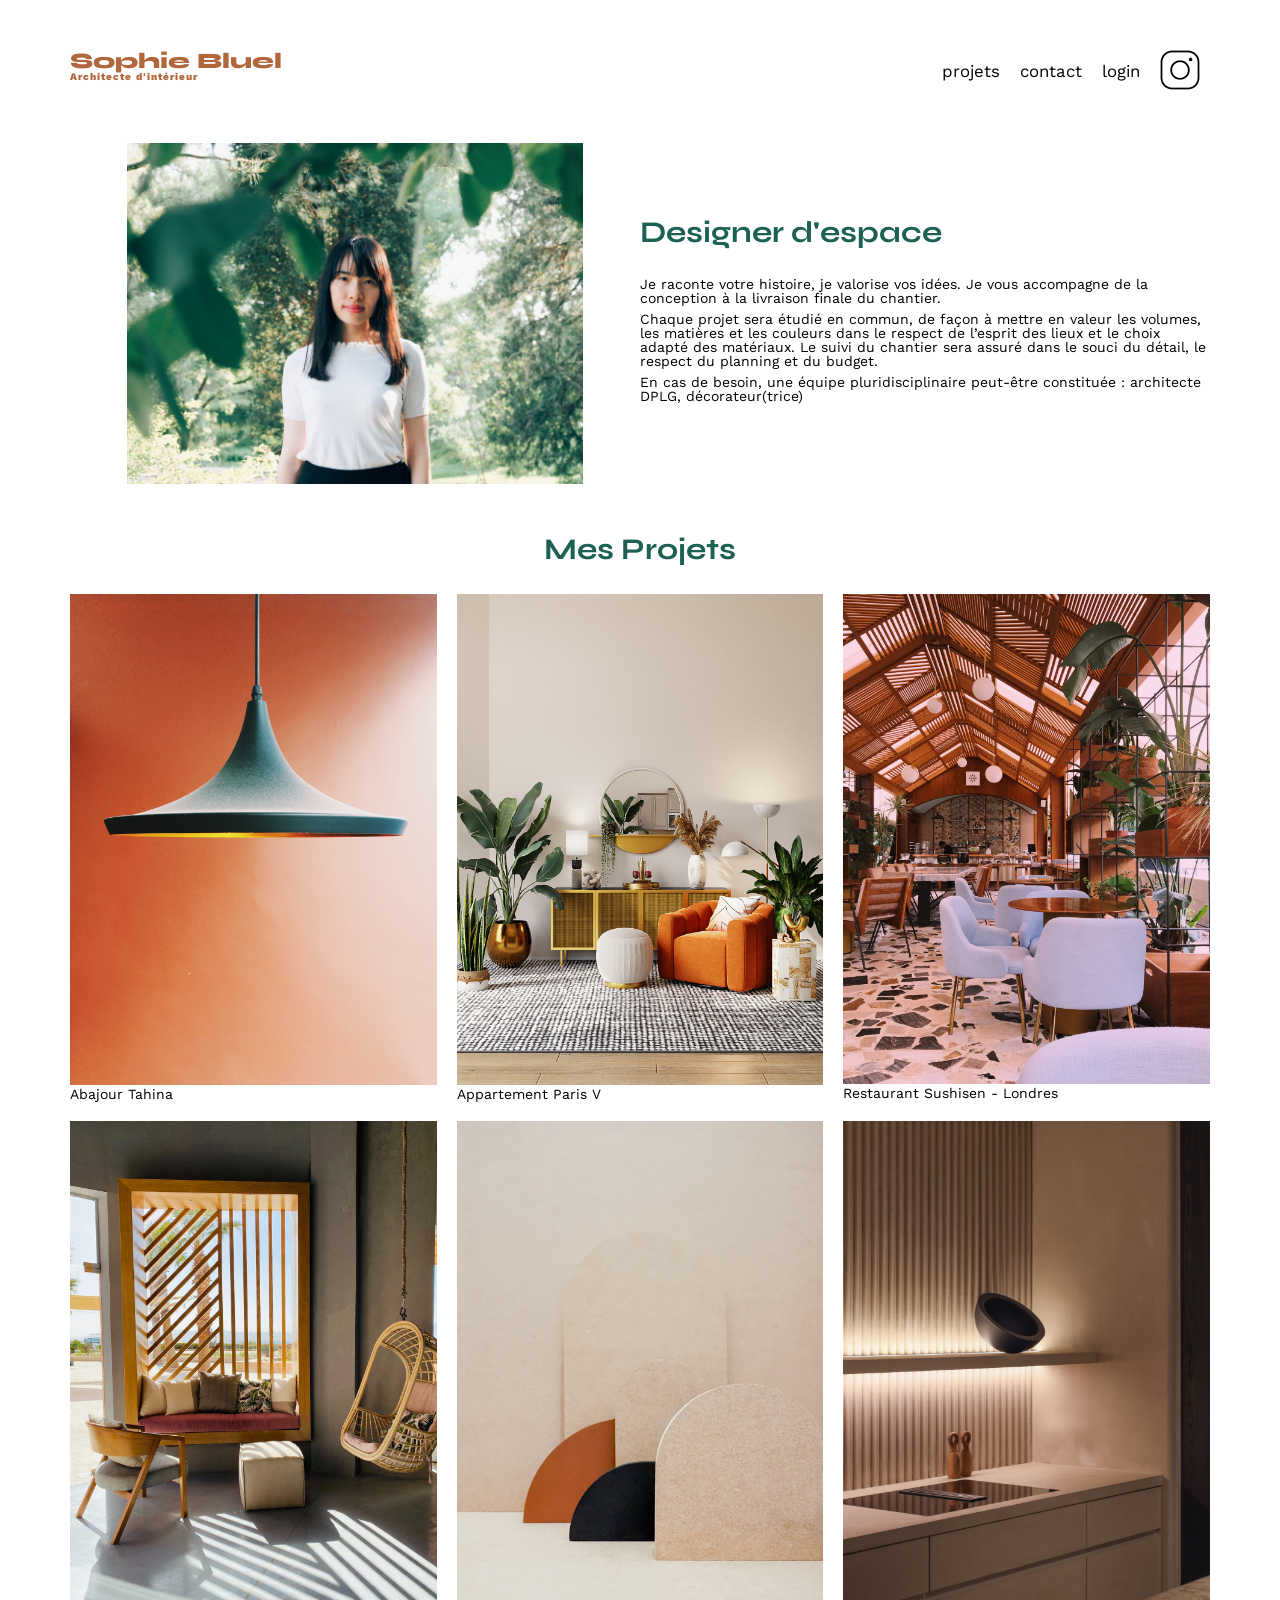
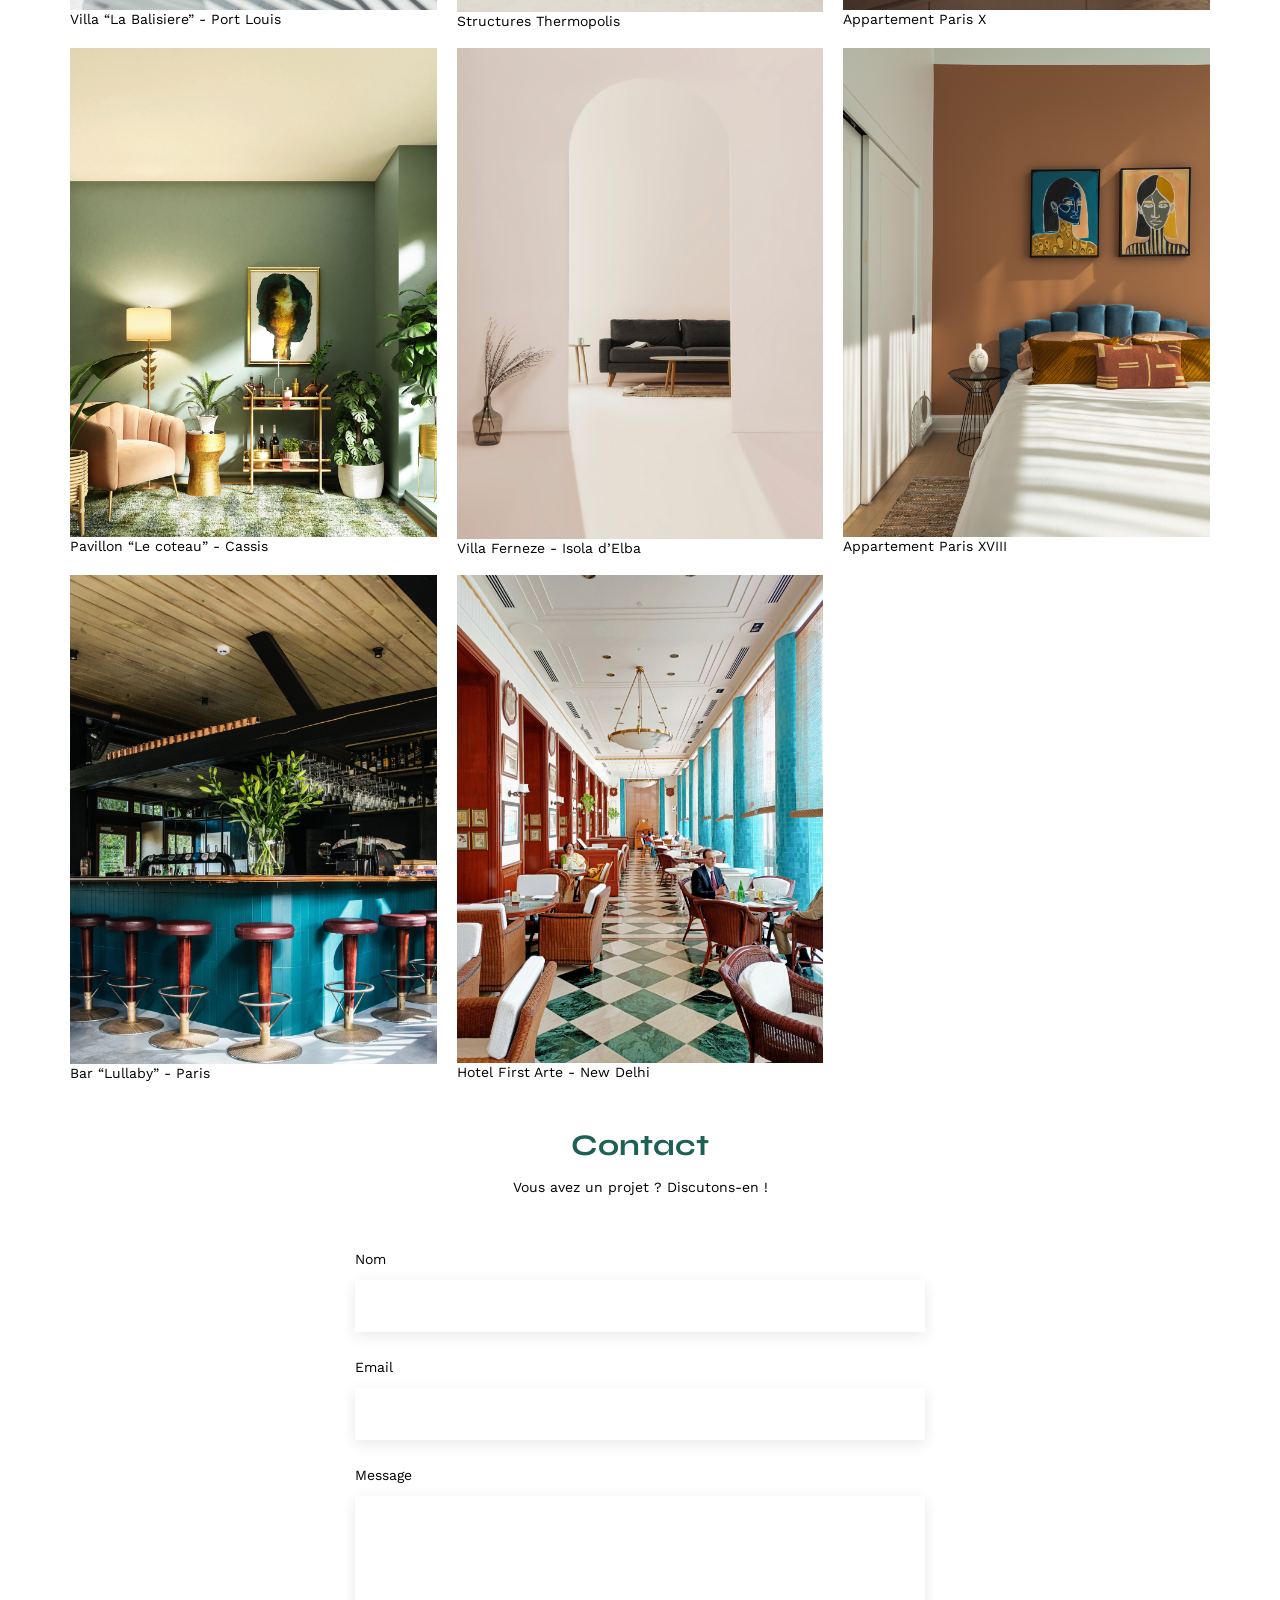
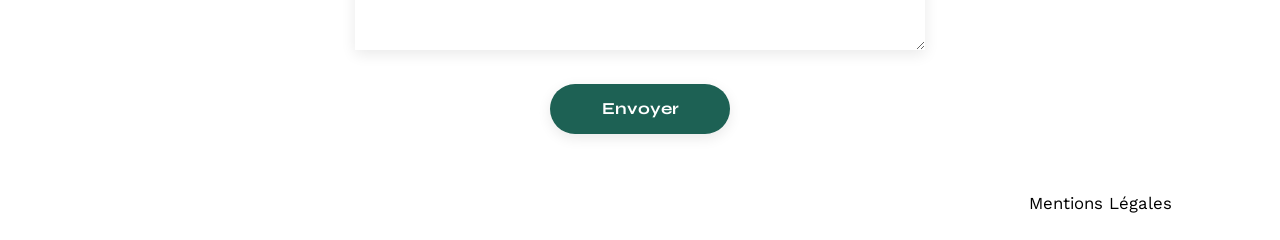
<file: JS/Portfolio-architecte-sophie-bluel/FrontEnd/index.html>
<!DOCTYPE html>
<html lang="fr">
<head>
	<meta charset="UTF-8">
	<title>Sophie Bluel - Architecte d'intérieur</title>
	<meta name="viewport" content="width=device-width, initial-scale=1.0">
	<link rel="preconnect" href="https://fonts.googleapis.com">
	<link rel="preconnect" href="https://fonts.gstatic.com" crossorigin>
	<link href="https://fonts.googleapis.com/css2?family=Syne:wght@700;800&family=Work+Sans&display=swap" rel="stylesheet">
	<meta name="description" content="">
	<link rel="stylesheet" href="./assets/style.css">
</head>
<body>
<header>
	<h1>Sophie Bluel <span>Architecte d'intérieur</span></h1>
	<nav>
		<ul>
			<li>projets</li>
			<li>contact</li>
			<li>login</li>
			<li><img src="./assets/icons/instagram.png" alt="Instagram"></li>
		</ul>
	</nav>
</header>
<main>
	<section id="introduction">
		<figure>
			<img src="./assets/images/sophie-bluel.png" alt="">
		</figure>
		<article>
			<h2>Designer d'espace</h2>
			<p>Je raconte votre histoire, je valorise vos idées. Je vous accompagne de la conception à la livraison finale du chantier.</p>
			<p>Chaque projet sera étudié en commun, de façon à mettre en valeur les volumes, les matières et les couleurs dans le respect de l’esprit des lieux et le choix adapté des matériaux. Le suivi du chantier sera assuré dans le souci du détail, le respect du planning et du budget.</p>
			<p>En cas de besoin, une équipe pluridisciplinaire peut-être constituée : architecte DPLG, décorateur(trice)</p>
		</article>
	</section>
	<section id="portfolio">
		<h2>Mes Projets</h2>
		<div class="gallery">
			<figure>
				<img src="assets/images/abajour-tahina.png" alt="Abajour Tahina">
				<figcaption>Abajour Tahina</figcaption>
			</figure>
			<figure>
				<img src="assets/images/appartement-paris-v.png" alt="Appartement Paris V">
				<figcaption>Appartement Paris V</figcaption>
			</figure>
			<figure>
				<img src="assets/images/restaurant-sushisen-londres.png" alt="Restaurant Sushisen - Londres">
				<figcaption>Restaurant Sushisen - Londres</figcaption>
			</figure>
			<figure>
				<img src="assets/images/la-balisiere.png" alt="Villa “La Balisiere” - Port Louis">
				<figcaption>Villa “La Balisiere” - Port Louis</figcaption>
			</figure>
			<figure>
				<img src="assets/images/structures-thermopolis.png" alt="Structures Thermopolis">
				<figcaption>Structures Thermopolis</figcaption>
			</figure>
			<figure>
				<img src="assets/images/appartement-paris-x.png" alt="Appartement Paris X">
				<figcaption>Appartement Paris X</figcaption>
			</figure>
			<figure>
				<img src="assets/images/le-coteau-cassis.png" alt="Pavillon “Le coteau” - Cassis">
				<figcaption>Pavillon “Le coteau” - Cassis</figcaption>
			</figure>
			<figure>
				<img src="assets/images/villa-ferneze.png" alt="Villa Ferneze - Isola d’Elba">
				<figcaption>Villa Ferneze - Isola d’Elba</figcaption>
			</figure>
			<figure>
				<img src="assets/images/appartement-paris-xviii.png" alt="Appartement Paris XVIII">
				<figcaption>Appartement Paris XVIII</figcaption>
			</figure>
			<figure>
				<img src="assets/images/bar-lullaby-paris.png" alt="Bar “Lullaby” - Paris">
				<figcaption>Bar “Lullaby” - Paris</figcaption>
			</figure>
			<figure>
				<img src="assets/images/hotel-first-arte-new-delhi.png" alt="Hotel First Arte - New Delhi">
				<figcaption>Hotel First Arte - New Delhi</figcaption>
			</figure>
		</div>
	</section>
	<section id="contact">
		<h2>Contact</h2>
		<p>Vous avez un projet ? Discutons-en !</p>
		<form action="#" method="post">
			<label for="name">Nom</label>
			<input type="text" name="name" id="name">
			<label for="email">Email</label>
			<input type="email" name="email" id="email">
			<label for="message">Message</label>
			<textarea name="message" id="message" cols="30" rows="10"></textarea>
			<input type="submit" value="Envoyer">
		</form>
	</section>
</main>

<footer>
	<nav>
		<ul>
			<li>Mentions Légales</li>
		</ul>
	</nav>
</footer>
</body>
</html>
</file>
<file: JS/Portfolio-architecte-sophie-bluel/FrontEnd/assets/style.css>
/* http://meyerweb.com/eric/tools/css/reset/
   v2.0 | 20110126
   License: none (public domain)
*/

html, body, div, span, applet, object, iframe,
h1, h2, h3, h4, h5, h6, p, blockquote, pre,
a, abbr, acronym, address, big, cite, code,
del, dfn, em, img, ins, kbd, q, s, samp,
small, strike, strong, sub, sup, tt, var,
b, u, i, center,
dl, dt, dd, ol, ul, li,
fieldset, form, label, legend,
table, caption, tbody, tfoot, thead, tr, th, td,
article, aside, canvas, details, embed,
figure, figcaption, footer, header, hgroup,
menu, nav, output, ruby, section, summary,
time, mark, audio, video {
	margin: 0;
	padding: 0;
	border: 0;
	font-size: 100%;
	font: inherit;
	vertical-align: baseline;
}
/* HTML5 display-role reset for older browsers */
article, aside, details, figcaption, figure,
footer, header, hgroup, menu, nav, section {
	display: block;
}
body {
	line-height: 1;
}
ol, ul {
	list-style: none;
}
blockquote, q {
	quotes: none;
}
blockquote:before, blockquote:after,
q:before, q:after {
	content: '';
	content: none;
}
table {
	border-collapse: collapse;
	border-spacing: 0;
}
/** end reset css**/
body {
	max-width: 1140px;
	margin:auto;
	font-family: 'Work Sans' ;
	font-size: 14px;
}
header {
	display: flex;
	justify-content: space-between;
	margin: 50px 0
}
section {
	margin: 50px 0
}

h1{
	display: flex;
	flex-direction: column;
	font-family: 'Syne';
	font-size: 22px;
	font-weight: 800;
	color: #B1663C
}

h1 > span {
	font-family: 'Work Sans';
	font-size:10px;
	letter-spacing: 0.1em;
;
}

h2{
	font-family: 'Syne';
	font-weight: 700;
	font-size: 30px;
	color: #1D6154
}
nav ul {
	display: flex;
	align-items: center;
	list-style-type: none;

}
nav li {
	padding: 0 10px;
	font-size: 1.2em;
}

li:hover {
	color: #B1663C;
}
#introduction {
	display: flex;
	align-items: center;
}
#introduction figure {
	flex: 1
}
#introduction img {
	display: block;
	margin: auto;
	width: 80%;
}

#introduction article {
	flex: 1
}
#introduction h2 {
	margin-bottom: 1em;
}

#introduction p {
	margin-bottom: 0.5em;
}
#portfolio h2 {
	text-align: center;
	margin-bottom: 1em;
}
.gallery {
	width: 100%;
	display: grid;
	grid-template-columns: 1fr 1fr 1fr;
	grid-column-gap: 20px;
	grid-row-gap: 20px;
}

.gallery img {
	width: 100%;

}
#contact {
	width: 50%;
margin: auto;
}
#contact > * {
	text-align: center;

}
#contact h2{
	margin-bottom: 20px;
}
#contact form {
	text-align: left;
	margin-top:30px;
	display: flex;
	flex-direction: column;
}

#contact input {
	height: 50px;
	font-size: 1.2em;
	border: none;
	box-shadow: 0px 4px 14px rgba(0, 0, 0, 0.09);
}
#contact label {
	margin: 2em 0 1em 0;
}
#contact textarea {
	border: none;
	box-shadow: 0px 4px 14px rgba(0, 0, 0, 0.09);
}

input[type="submit"]{
	font-family: 'Syne';
	font-weight: 700;
	color: white;
	background-color: #1D6154;
	margin : 2em auto ;
	width: 180px;
	text-align: center;
	border-radius: 60px ;
}

footer nav ul {
	display: flex;
	justify-content: flex-end;
	margin: 2em
}
</file>
